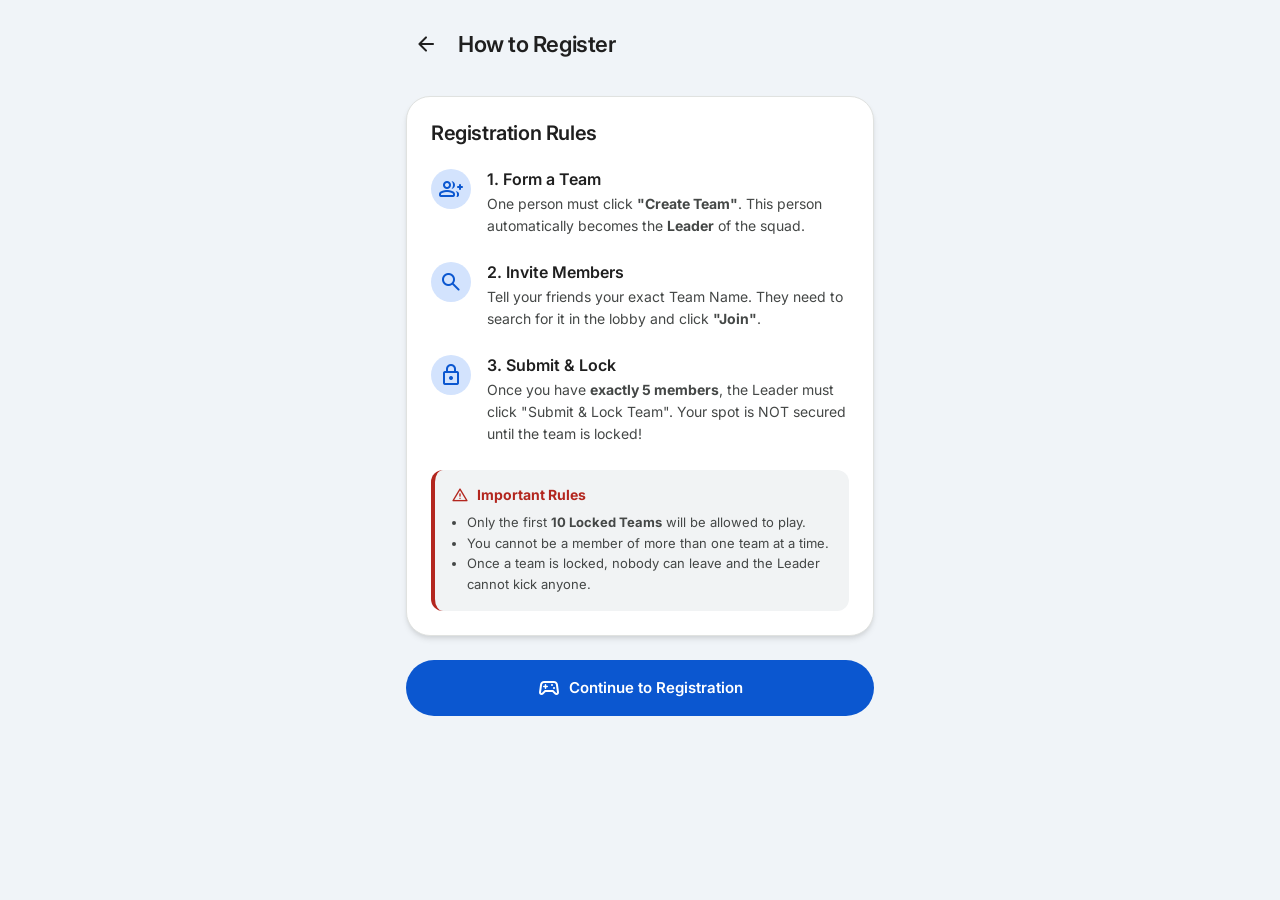
<file: HUNT/guide.html>
<!DOCTYPE html>
<html lang="en">
<head>
    <meta charset="UTF-8">
    <meta name="viewport" content="width=device-width, initial-scale=1.0, maximum-scale=1.0, user-scalable=no, viewport-fit=cover">
    <title>Registration Guide - Treasure Hunt</title>
    <!-- Google Fonts: Inter -->
    <link href="https://fonts.googleapis.com/css2?family=Inter:wght@400;500;600;700&display=swap" rel="stylesheet">
    <!-- Google Material Symbols -->
    <link href="https://fonts.googleapis.com/css2?family=Material+Symbols+Rounded:opsz,wght,FILL,GRAD@24,400,1,0" rel="stylesheet" />
    
    <style>
        :root {
            /* Material 3 Light Theme */
            --bg-color: #F0F4F8;
            --surface-color: #FFFFFF;
            --surface-container: #F1F3F4;
            --primary-color: #0B57D0;
            --primary-hover: #0842A0;
            --on-primary: #FFFFFF;
            --primary-container: #D3E3FD;
            --on-primary-container: #041E49;
            --text-primary: #1F1F1F;
            --text-secondary: #444746;
            --border-color: #E0E2E0;
            --danger-color: #B3261E;
            --success-color: #146C2E;
            --shadow-elevation: 0 4px 6px -1px rgba(0, 0, 0, 0.1), 0 2px 4px -1px rgba(0, 0, 0, 0.06);
        }

        [data-theme="dark"] {
            /* Material 3 Dark Theme */
            --bg-color: #131314;
            --surface-color: #1E1F20;
            --surface-container: #2D2F31;
            --primary-color: #A8C7FA;
            --primary-hover: #D3E3FD;
            --on-primary: #000000;
            --primary-container: #004A77;
            --on-primary-container: #C2E7FF;
            --text-primary: #E3E3E3;
            --text-secondary: #C4C7C5;
            --border-color: #444746;
        }

        * {
            box-sizing: border-box;
            margin: 0;
            padding: 0;
            font-family: 'Inter', sans-serif;
            -webkit-tap-highlight-color: transparent;
        }

        body {
            background-color: var(--bg-color);
            color: var(--text-primary);
            transition: background-color 0.3s ease;
            display: flex;
            justify-content: center;
            min-height: 100vh;
            /* Added spacing for mobile status bar */
            padding: calc(env(safe-area-inset-top, 24px) + 24px) 0 16px 0;
        }

        .container {
            width: 100%;
            max-width: 500px;
            padding: 0 16px;
            display: flex;
            flex-direction: column;
            gap: 24px;
        }

        /* Material 3 Cards */
        .card {
            background-color: var(--surface-color);
            border-radius: 24px;
            padding: 24px;
            box-shadow: var(--shadow-elevation);
            border: 1px solid var(--border-color);
        }

        h1, h2 { font-weight: 600; margin-bottom: 8px; letter-spacing: -0.02em; }
        p { color: var(--text-secondary); font-size: 14px; margin-bottom: 16px; line-height: 1.6; }

        /* Step Instructions */
        .step-container {
            display: flex;
            gap: 16px;
            margin-bottom: 24px;
        }
        .step-container:last-child {
            margin-bottom: 0;
        }
        .step-icon {
            background: var(--primary-container);
            color: var(--primary-color);
            width: 40px;
            height: 40px;
            min-width: 40px;
            border-radius: 50%;
            display: flex;
            align-items: center;
            justify-content: center;
        }
        .step-content h3 {
            font-size: 16px;
            font-weight: 600;
            margin-bottom: 4px;
        }
        .step-content p {
            margin-bottom: 0;
        }

        /* Important Note Box */
        .alert-box {
            background: var(--surface-container);
            border-left: 4px solid var(--danger-color);
            padding: 16px;
            border-radius: 12px;
            margin-top: 16px;
        }
        .alert-box h4 {
            display: flex;
            align-items: center;
            gap: 8px;
            color: var(--danger-color);
            margin-bottom: 8px;
            font-size: 14px;
        }

        /* Buttons */
        button {
            width: 100%;
            padding: 16px;
            border-radius: 100px;
            border: none;
            font-size: 15px;
            font-weight: 600;
            cursor: pointer;
            display: flex;
            align-items: center;
            justify-content: center;
            gap: 8px;
            transition: all 0.2s ease;
        }
        .btn-primary { background-color: var(--primary-color); color: var(--on-primary); }
        .btn-primary:hover { background-color: var(--primary-hover); transform: translateY(-1px); }

        .header-nav {
            display: flex;
            align-items: center;
            gap: 12px;
            margin-bottom: 8px;
        }
        .back-btn {
            background: transparent;
            border: none;
            color: var(--text-primary);
            padding: 8px;
            width: auto;
            border-radius: 50%;
            cursor: pointer;
        }
        .back-btn:hover {
            background: var(--surface-container);
        }
    </style>
</head>
<body>

    <div class="container">
        
        <!-- Header -->
        <div class="header-nav">
            <button class="back-btn" onclick="goToRegistration()" aria-label="Go Back">
                <span class="material-symbols-rounded">arrow_back</span>
            </button>
            <h1 style="margin: 0; font-size: 22px;">How to Register</h1>
        </div>

        <!-- Guide Card -->
        <div class="card">
            <h2 style="font-size: 20px; margin-bottom: 24px;">Registration Rules</h2>

            <!-- Step 1 -->
            <div class="step-container">
                <div class="step-icon">
                    <span class="material-symbols-rounded">group_add</span>
                </div>
                <div class="step-content">
                    <h3>1. Form a Team</h3>
                    <p>One person must click <strong>"Create Team"</strong>. This person automatically becomes the <strong>Leader</strong> of the squad.</p>
                </div>
            </div>

            <!-- Step 2 -->
            <div class="step-container">
                <div class="step-icon">
                    <span class="material-symbols-rounded">search</span>
                </div>
                <div class="step-content">
                    <h3>2. Invite Members</h3>
                    <p>Tell your friends your exact Team Name. They need to search for it in the lobby and click <strong>"Join"</strong>.</p>
                </div>
            </div>

            <!-- Step 3 -->
            <div class="step-container">
                <div class="step-icon">
                    <span class="material-symbols-rounded">lock</span>
                </div>
                <div class="step-content">
                    <h3>3. Submit & Lock</h3>
                    <p>Once you have <strong>exactly 5 members</strong>, the Leader must click "Submit & Lock Team". Your spot is NOT secured until the team is locked!</p>
                </div>
            </div>

            <!-- Warning Box -->
            <div class="alert-box">
                <h4><span class="material-symbols-rounded" style="font-size: 18px;">warning</span> Important Rules</h4>
                <ul style="padding-left: 16px; font-size: 13px; color: var(--text-secondary); line-height: 1.6;">
                    <li>Only the first <strong>10 Locked Teams</strong> will be allowed to play.</li>
                    <li>You cannot be a member of more than one team at a time.</li>
                    <li>Once a team is locked, nobody can leave and the Leader cannot kick anyone.</li>
                </ul>
            </div>
        </div>

        <button class="btn-primary" onclick="goToRegistration()">
            <span class="material-symbols-rounded">sports_esports</span>
            Continue to Registration
        </button>

    </div>

    <script>
        // 1. Read URL Params to maintain theme & user session
        const urlParams = new URLSearchParams(window.location.search);
        const theme = urlParams.get('theme') || 'light';

        // Apply theme immediately
        if (theme === 'dark') document.body.setAttribute('data-theme', 'dark');

        // 2. Navigation Logic (Adding 5489 to ID & pointing to specific URL)
        function goToRegistration() {
            // Get current params
            const params = new URLSearchParams(window.location.search);
            const currentId = params.get('student_id');

            // If ID exists, parse it, add 5489, and update the parameter
            if (currentId) {
                const newId = parseInt(currentId, 10) + 5489;
                params.set('student_id', newId);
            }

            // Redirect to the exact URL provided
            window.location.href = 'https://ecampus-android.mohitmali.in/HUNT/regi.html?' + params.toString();
        }
    </script>
</body>
</html>
</file>
